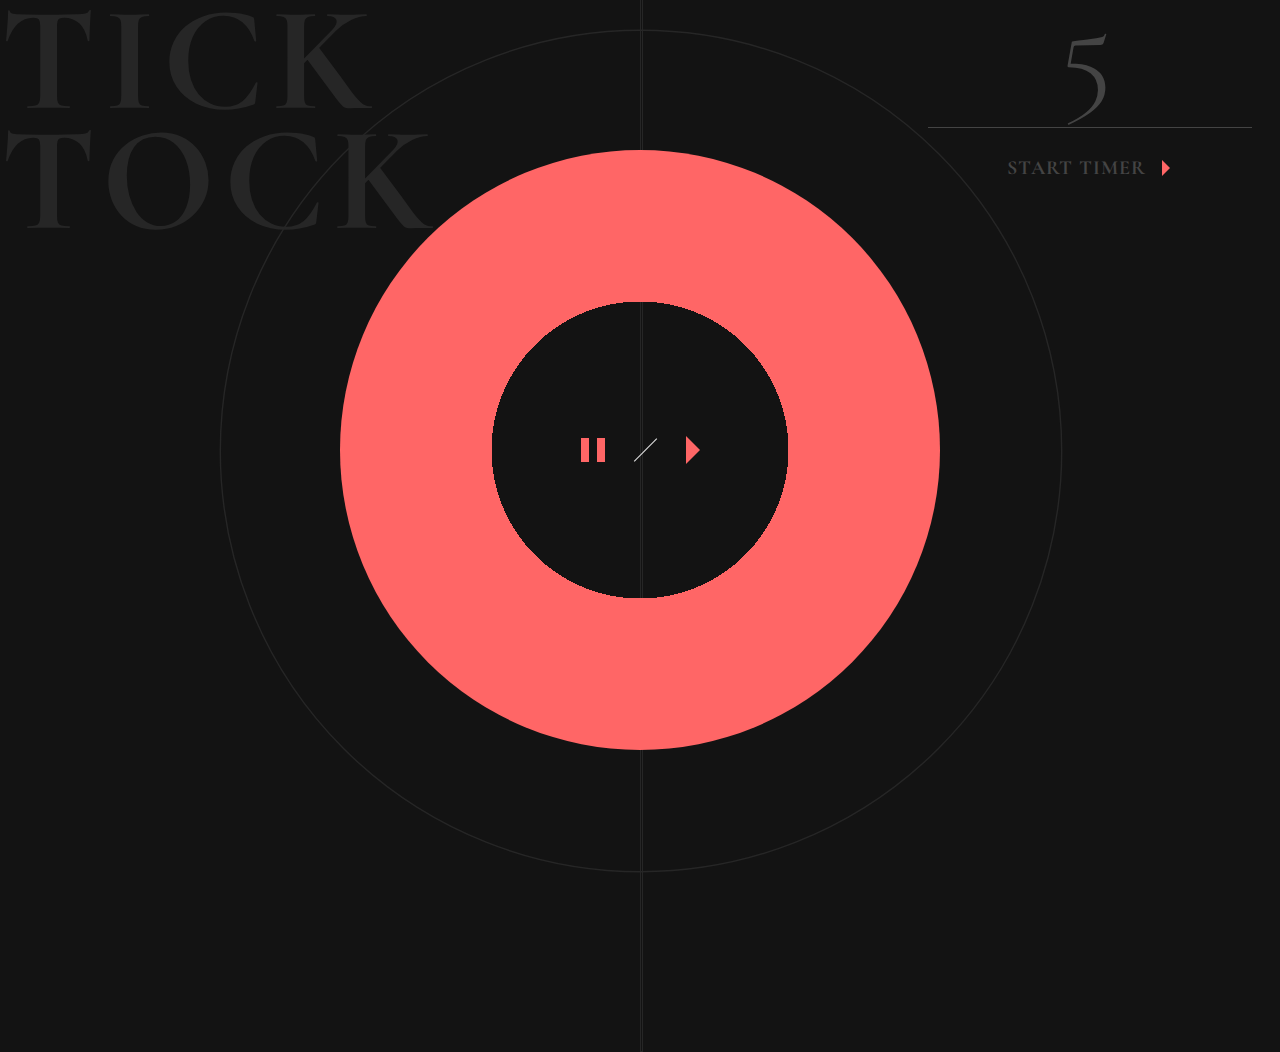
<file: index.html>
<!DOCTYPE html>
<html lang="en">
<head>
  <meta charset="UTF-8">
  <meta name="viewport" content="width=device-width, initial-scale=1.0, maximum-scale=1.0, user-scalable=no" />
  <meta name="apple-mobile-web-app-capable" content="yes">
  <meta http-equiv="X-UA-Compatible" content="ie=edge">
  <title>TickTock - A simple visual timer</title>
  <meta name="description" content="A simple visual timer.">

  <link href="https://fonts.googleapis.com/css?family=Cormorant+Garamond" rel="stylesheet">
  <link rel="stylesheet" type="text/css" href="assets/css/theme.css">

</head>
<body class="bg-gray-darker text-white">

  <h1 class="text-gray-dark display">Tick <br> Tock</h1>

  <div class="hemisphere-wrap-outer mt-4 mt-sm-0">
    <div class="dash animates"></div>
    <div class="hemisphere-wrap">
      <div class="hemisphere right-hemisphere">
        <div class="hemi-inner animates"></div>
      </div>
      <div class="hemisphere left-hemisphere">
        <div class="hemi-inner animates"></div>
      </div>
    </div>
    <div id="pause-play" class="hemisphere-clip text-white pause-play"
      style="display: flex;justify-content: center;align-items: center;" 
    >
      <div class="pause"></div>
      <div class="pause-play-divider"></div>
      <div class="play">
        <div class="arrow-right"></div>
      </div>
    </div>
  </div>

  <div class="timer-set text-gray text-right mr-sm-4 mt-sm-n4 h3">
    <input id="timerValue" class="h1 text-center text-gray" type="text" name="fname" maxlength="4">
    <h2 id="timer-start" class="my-4 text-center start-timer" 
      style="display: flex; justify-content: center; align-items: center;"
    >
      Start Timer
      <div class="arrow-right ml-3"></div>
    </h2>
  </div>

  <script type="text/javascript" src="assets/js/app.js"></script>
</body>
</html>
</file>
<file: assets/css/theme.css>
@import "variables.css";
@import "resets.css";
@import "text.css";
@import "colors.css";
@import "spacers.css";
@import "animations.css";


.btn {
  background-color: var(--color-primary);
  color: white;
}
.btn:hover {
  background-color: var(--color-secondary);
  color: white;
}

.d-block {
  display: block;
}
.d-inline-block {
  display: inline-block;
}


.container {
  max-width: 672px;
  margin: auto;
}
.grid {
  display: block;
  padding: 0 32px;
}
@media(min-width:768px) {
  .grid {
    display: grid;
    padding: 0;
    grid-template-columns: repeat(23, 1fr)
  }
}

.img-fluid {
  max-width: 100%;
  height: auto;
}


.box-shadow-1 {
  box-shadow: 0 13px 18px 0 rgba(0,0,0,0.08), 0 39px 53px 0 rgba(0,0,0,0.22);
}
.box-shadow-2 {
  box-shadow: 0 13px 18px 0 rgba(0,0,0,0.08), 0 39px 53px 0 rgba(0,0,0,0.22);
}






body {
  display: flex;
  align-items: center;
  justify-content: center;
  flex-flow: column;
  overflow-x: hidden;
}
@media(min-width:768px){
  body{
    height: 100vh;
    overflow: hidden;
  }
}
.hemisphere-hero-wrap {
  position: relative;
  width: var(--timer-hero-size);
  height: var(--timer-hero-size);
}
.hemisphere-wrap-outer {
  position: relative;
}
.hemisphere-wrap {
  position: relative;
  width: 80vw;
  height: 80vw;
  -webkit-mask-image: radial-gradient(transparent 35%, black 35%); 
}
@media (min-width:768px) {
  .hemisphere-wrap {
    width: var(--timer-size);
    height: var(--timer-size);
  }
}
.hemisphere-wrap-outer:before,
.hemisphere-wrap-outer:after {
  z-index: -1;
}
.hemisphere-wrap-outer .dash {
  content: "";
  width: 1px;
  height: 200%;
  position: absolute;
  top: -50%;
  left: 50%;
  border: 1px solid var(--color-gray-dark);
  transform-origin: center center;
}
.hemisphere-wrap-outer .dash.animates {
  animation: dash var(--timer-duration) linear forwards; 
}
.hemisphere-wrap-outer:after {
  content: "";
  width: 100%;
  height: 100%;
  position: absolute;
  top: 0;
  left: 0;
  border: 1px solid var(--color-gray-dark);
  transform: scale(1.4);
  border-radius: 100%;
  display: none;
}
@media(min-width:768px) {
  .hemisphere-wrap-outer:after {
    display: block;
  }
}
.hemisphere,
.hemisphere-clip {
  width: 100%;
  height: 100%;
  border-radius: 100%;
  position: absolute;
  top: 0;
  left: 0;
}
.hemisphere-clip {
  display: flex;
  align-items: center;
  justify-content: center;
  width: 50%;
  height: 50%;
  position: absolute;
  top: 50%;
  left: 50%;
  transform: translate(-50%,-50%);
}
.hemisphere .hemi-inner {
    content: "";
    position: absolute;
    left: 0;
    top: 0;
    width: 100%;
    height: 100%;
}
.left-hemisphere {
  -webkit-mask-image: linear-gradient(to left, transparent 50%, black 50%);
 } 
.left-hemisphere .hemi-inner {
  background-image: linear-gradient(to left, var(--color-gray-dark) 50%, var(--timer-bar-color) 50%, var(--timer-bar-color) 100%);
}
.left-hemisphere .hemi-inner.animates {
  animation: left-half var(--timer-duration) linear forwards; 
}
.right-hemisphere {
  -webkit-mask-image: linear-gradient(to right, transparent 50%, black 50%);
}
.right-hemisphere .hemi-inner {
  background-image: linear-gradient(to right, var(--color-gray-dark) 50%, var(--timer-bar-color) 50%, var(--timer-bar-color) 100%);
}
.right-hemisphere .hemi-inner.animates {
  animation: right-half var(--timer-duration) linear forwards;
}
.right-hemisphere-mask {
  background-image: linear-gradient(to left, transparent 50%, red 50%, red 100%);
  animation: none;
}
.hemisphere-hero-wrap .left-hemisphere:after,
.hemisphere-hero-wrap .right-hemisphere:after
{
  animation-duration: var(--timer-hero-duration);
  animation-iteration-count: infinite;
}

@keyframes left-half {
  50% {
    transform: rotate(0deg);
  }
  100% {
    transform: rotate(180deg);
  }
}
@keyframes right-half {
  50%,100% {
    transform: rotate(180deg);
  }
}
@keyframes dash {
  100% {
    transform: rotate(360deg);
  }
}
.text-holder {
  font-size: 100px;
  text-align: center;
}
.text-holder div {
  font-size: 24px;
  font-weight: bold;
  text-transform: uppercase;
  letter-spacing: .1em;
  color: #888;
}

input{
  width: 100%;
  color: var(--color-gray);
  vertical-align: middle;
  font-size: 80px !important;
  font-weight: 100;
  background-color: transparent !important;
  border: none;
  border-bottom: 1px solid var(--color-gray);
}
@media(min-width:768px) {
  .timer-set {
    position: absolute;
    top: 0;
    right: 0;
    width: 320px;
  }
  input{
    font-size: 130px !important;
  }
}
.pause-play {
  cursor: pointer;
  transition: all .2s ease;
}
.pause-play:hover {
  background-color: var(--color-gray-dark);
  box-shadow: 0px 40px 80px rgba(0,0,0,.6);
}

.start-timer {
  cursor: pointer;
}

.arrow-right {
  width: 0; 
  height: 0; 
  display: inline-block;
  border-top: 8px solid transparent;
  border-bottom: 8px solid transparent;
  
  border-left: 8px solid var(--timer-bar-color);
}
.pause,
.pause-play-divider,
.play {
  display: flex;
  align-items: center;
}
.pause:before,
.pause:after {
  content: "";
  width: 8px;
  height: 24px;
  display: inline-block;
  background-color: var(--timer-bar-color);
}
.pause:before {
  margin-right: 8px;
}
.pause-play-divider {
  width: 1px;
  height: 32px;
  transform: rotate(45deg);
  transform-origin: center center;
  display: inline-block;
  background-color: var(--color-gray-light);
  margin: 0 40px;
}
.play .arrow-right {
  border-width: 14px;
}
#timerValue:focus {
  outline: none;
}
</file>
